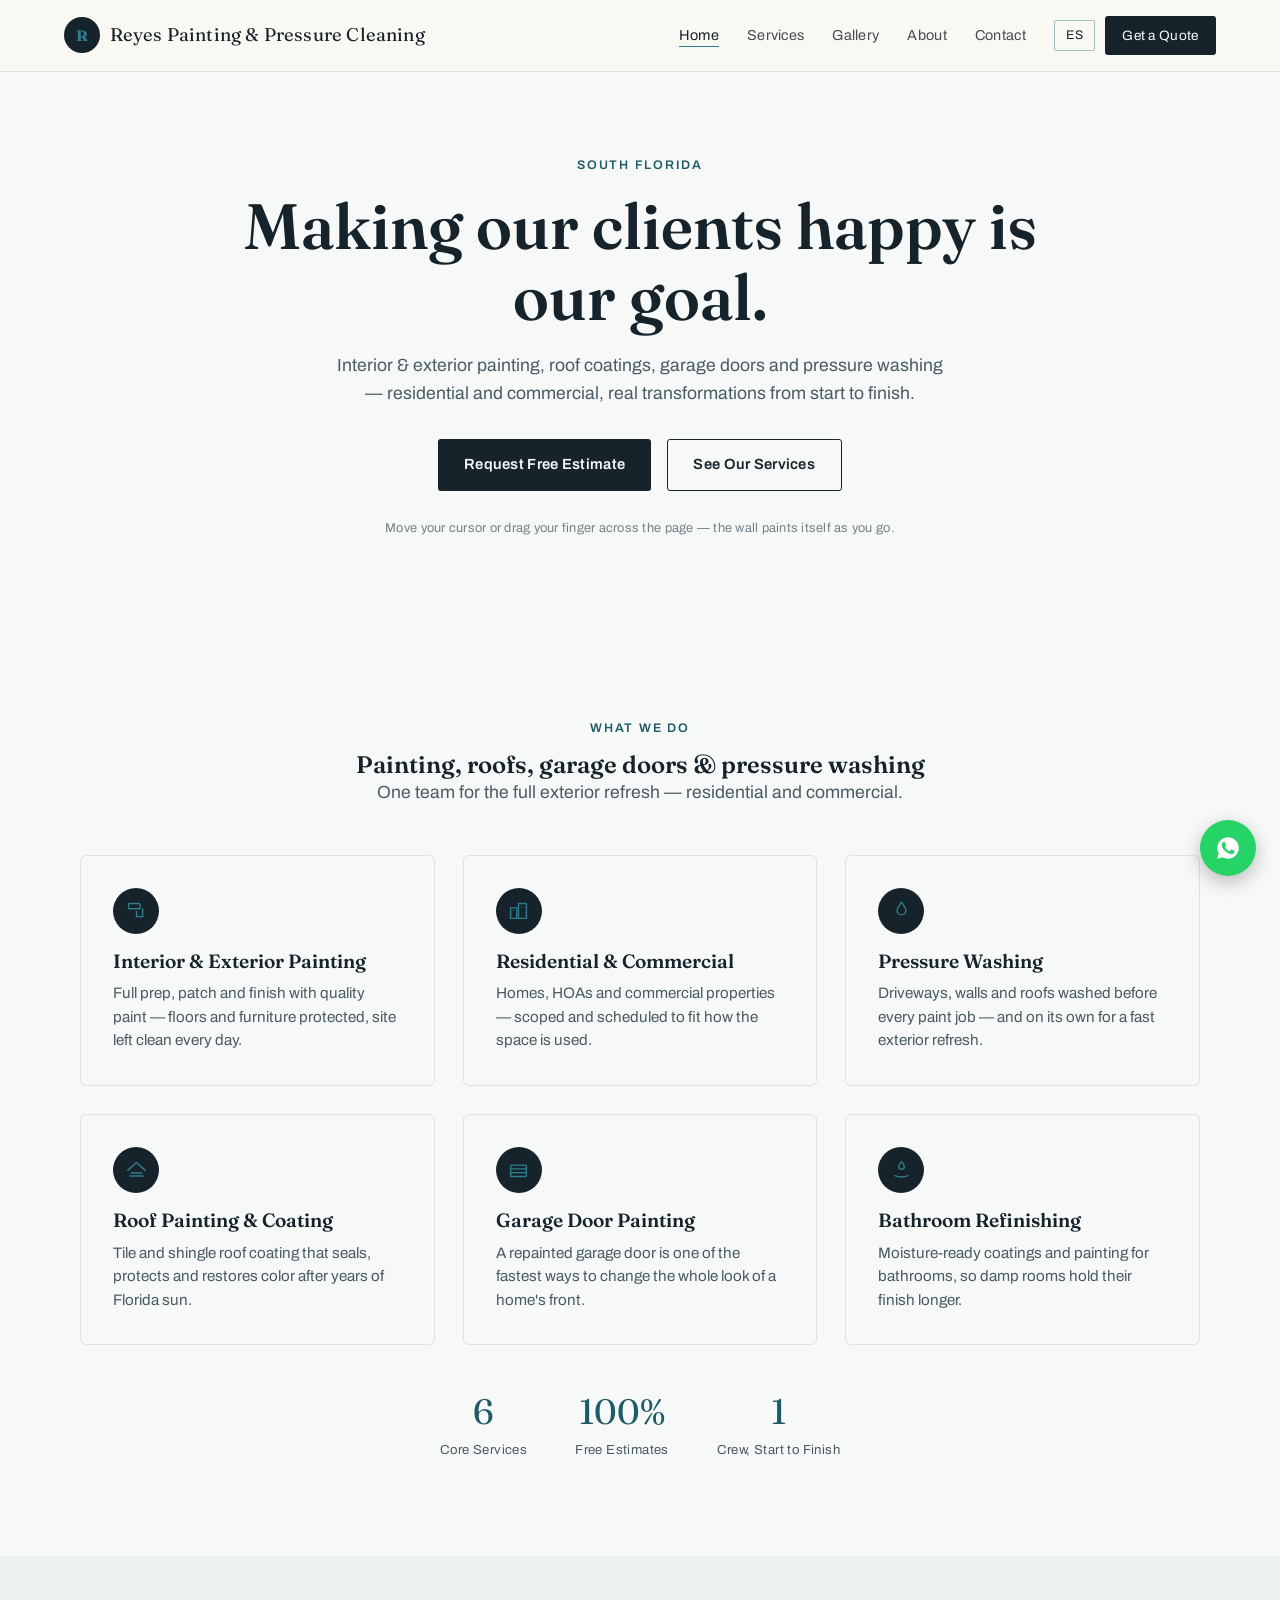
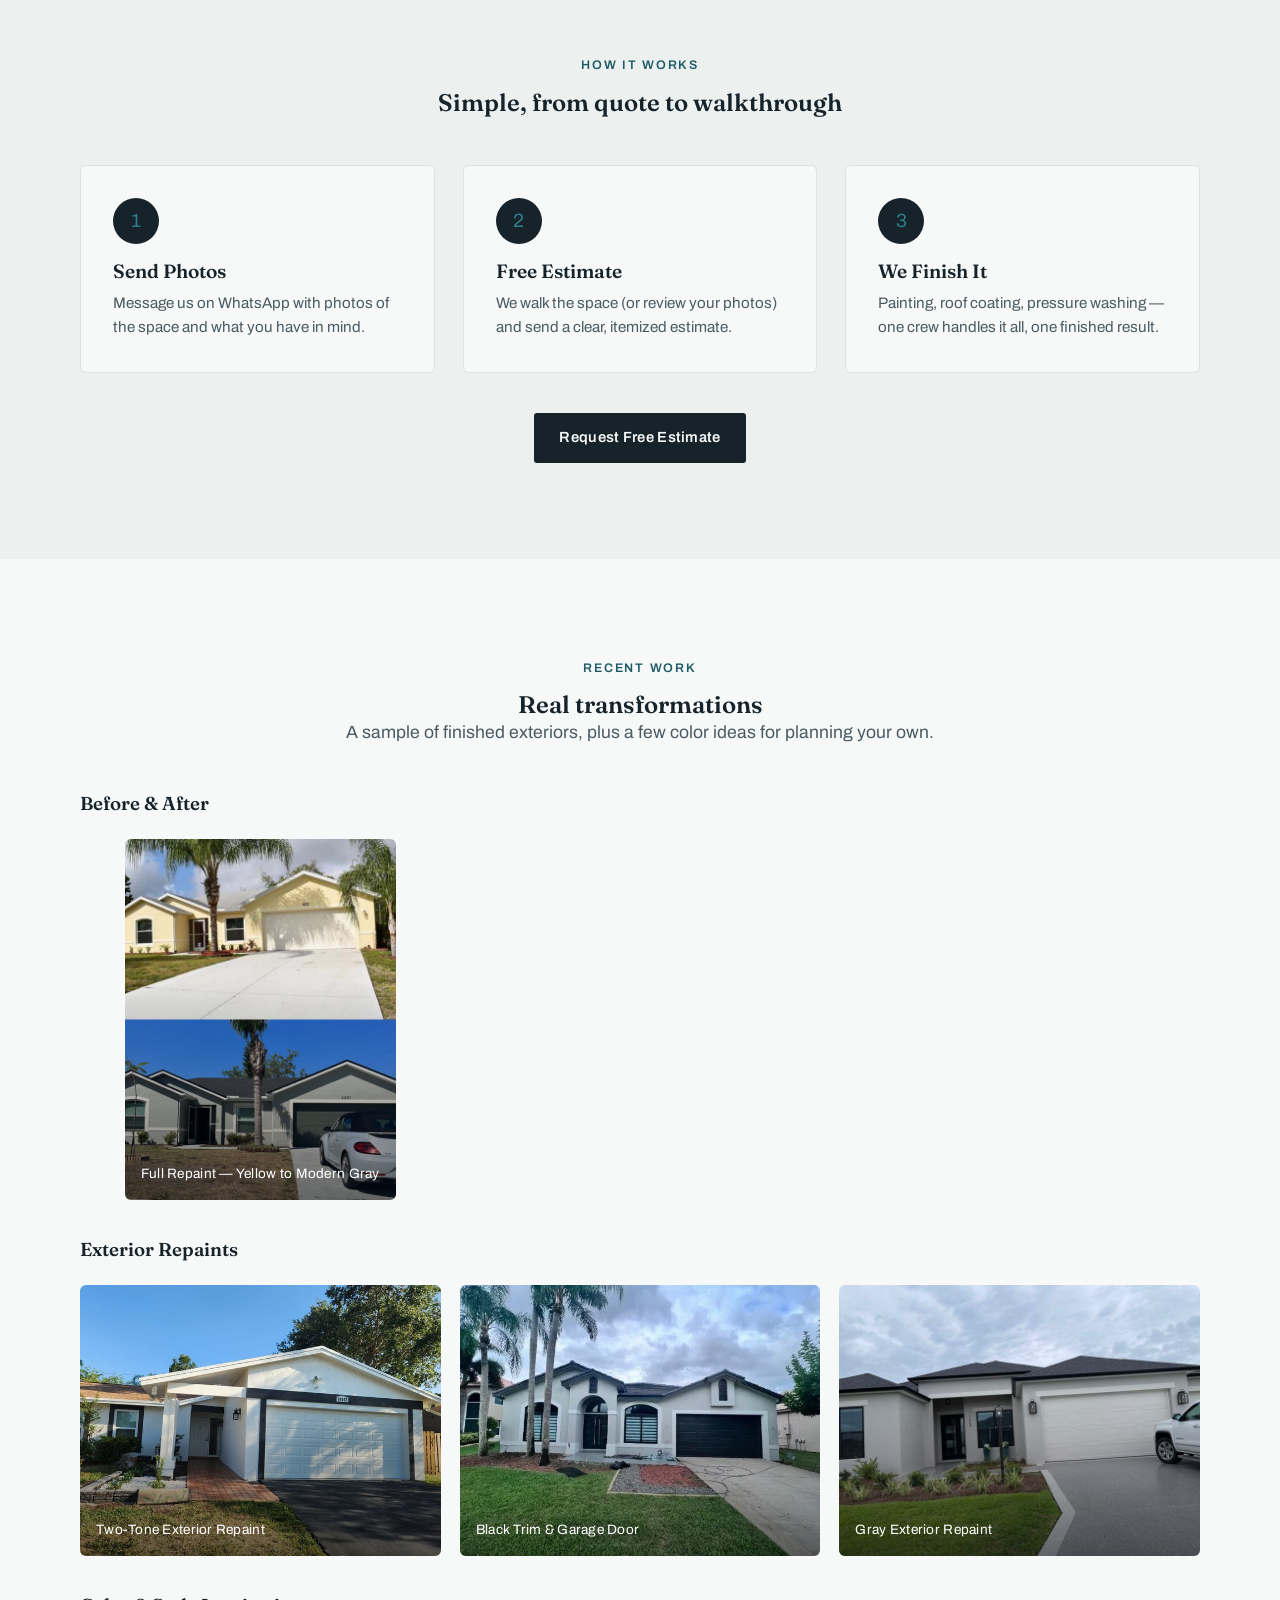
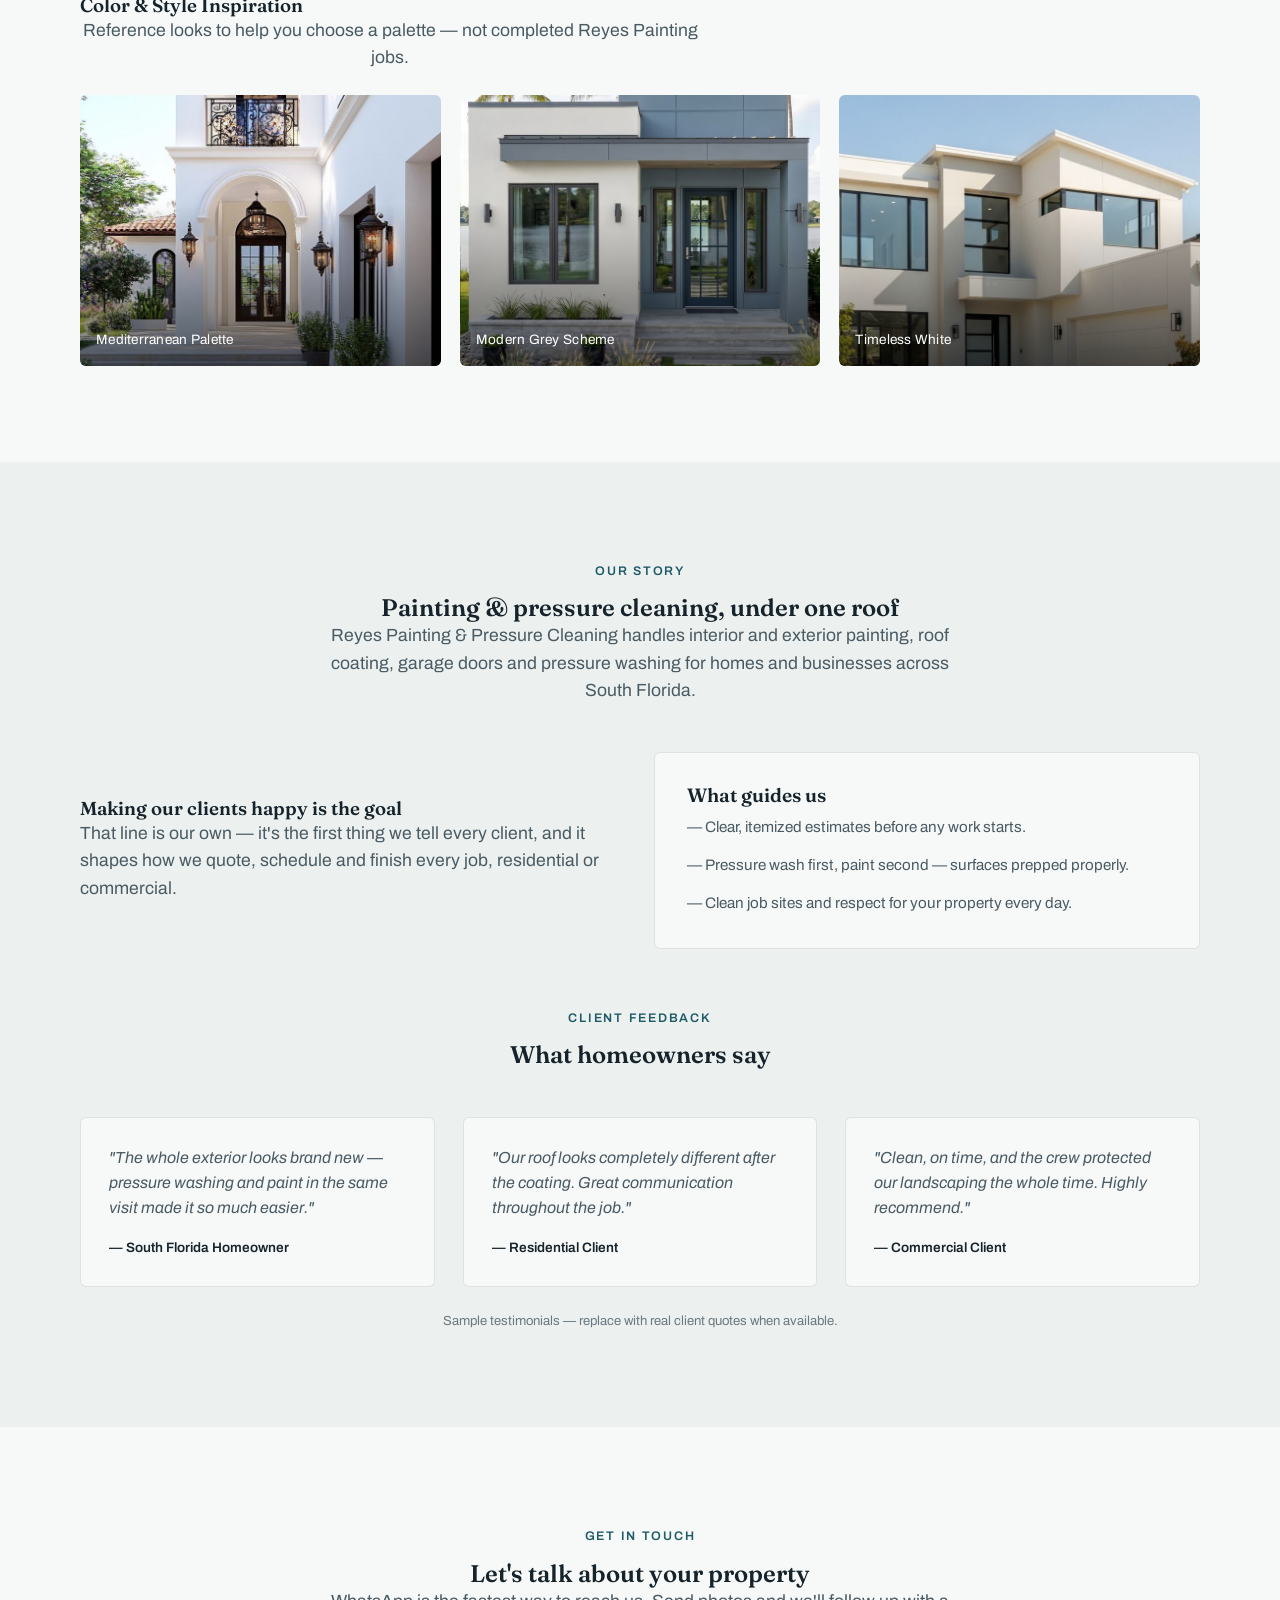
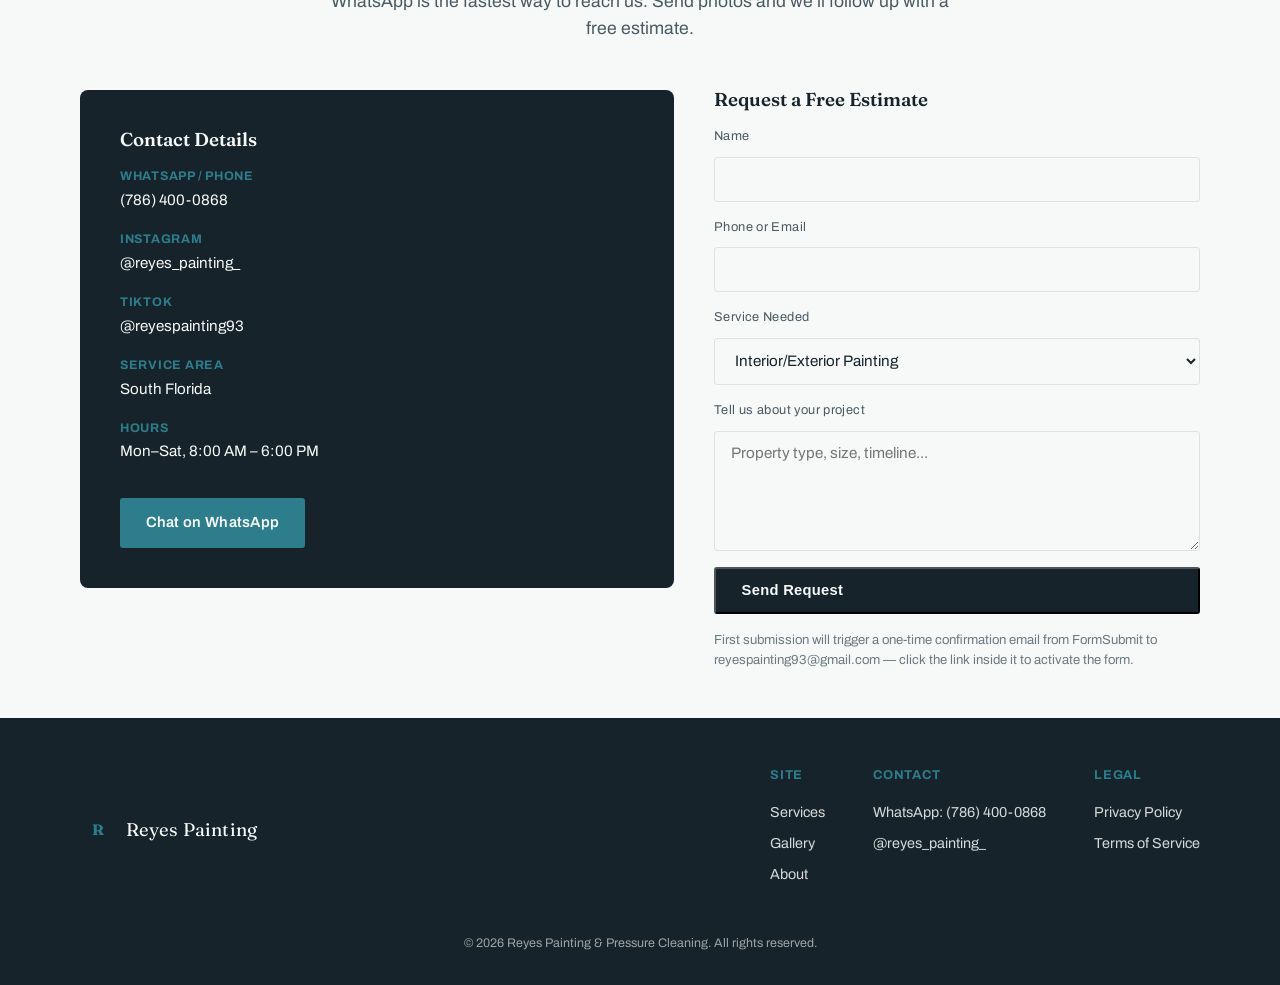
<file: index.html>
<!DOCTYPE html>
<html lang="en" data-lang="en">
<head>
<meta charset="UTF-8">
<meta name="viewport" content="width=device-width, initial-scale=1.0">
<title>Reyes Painting & Pressure Cleaning | Painting, Roof Coating & Pressure Washing — South Florida</title>
<meta name="description" content="Reyes Painting & Pressure Cleaning — interior & exterior painting, roof coating, garage doors and pressure washing, residential and commercial, in South Florida. Free estimates.">
<link rel="icon" href="data:,">
<link href="styles.css" rel="stylesheet">
</head>
<body>

<canvas id="paint-canvas"></canvas>

<nav class="nav">
  <div class="nav-inner">
    <a href="#top" class="brand">
      <span class="brand-mark">R</span>
      <span>Reyes Painting <span data-en>& Pressure Cleaning</span><span data-es>y Limpieza a Presión</span></span>
    </a>
    <button class="nav-toggle" aria-label="Menu"><span></span><span></span><span></span></button>
    <div class="nav-links">
      <a href="#top" data-nav data-en>Home</a><a href="#top" data-nav data-es>Inicio</a>
      <a href="#services" data-nav data-en>Services</a><a href="#services" data-nav data-es>Servicios</a>
      <a href="#gallery" data-nav data-en>Gallery</a><a href="#gallery" data-nav data-es>Galería</a>
      <a href="#about" data-nav data-en>About</a><a href="#about" data-nav data-es>Nosotros</a>
      <a href="#contact" data-nav data-en>Contact</a><a href="#contact" data-nav data-es>Contacto</a>
      <div class="nav-extra">
        <button class="lang-toggle">ES</button>
        <a class="nav-cta" href="https://wa.me/17864000868" target="_blank" rel="noopener"><span data-en>Get a Quote</span><span data-es>Cotizar</span></a>
      </div>
    </div>
  </div>
</nav>

<header class="hero" id="top">
  <span class="eyebrow" data-en>South Florida</span>
  <span class="eyebrow" data-es>Sur de la Florida</span>
  <h1>
    <span data-en>Making our clients happy is our goal.</span>
    <span data-es>Hacer felices a nuestros clientes es nuestro objetivo.</span>
  </h1>
  <p class="lead" style="margin-left:auto;margin-right:auto;">
    <span data-en>Interior & exterior painting, roof coatings, garage doors and pressure washing — residential and commercial, real transformations from start to finish.</span>
    <span data-es>Pintura interior y exterior, coatings de techo, puertas de garaje y limpieza a presión — residencial y comercial, transformaciones reales de principio a fin.</span>
  </p>
  <div class="hero-actions">
    <a class="btn btn-primary" href="https://wa.me/17864000868" target="_blank" rel="noopener">
      <span data-en>Request Free Estimate</span><span data-es>Cotización Gratis</span>
    </a>
    <a class="btn btn-outline" href="#services">
      <span data-en>See Our Services</span><span data-es>Ver Servicios</span>
    </a>
  </div>
  <p class="hero-hint" data-en>Move your cursor or drag your finger across the page — the wall paints itself as you go.</p>
  <p class="hero-hint" data-es>Mueve el cursor o desliza el dedo por la página — la pared se pinta a tu paso.</p>
</header>

<section id="services">
  <div class="container">
    <div class="section-head">
      <span class="eyebrow" data-en>What We Do</span><span class="eyebrow" data-es>Lo Que Hacemos</span>
      <h2 data-en>Painting, roofs, garage doors & pressure washing</h2>
      <h2 data-es>Pintura, techos, puertas de garaje y limpieza a presión</h2>
      <p class="lead" data-en>One team for the full exterior refresh — residential and commercial.</p>
      <p class="lead" data-es>Un solo equipo para el refresco exterior completo — residencial y comercial.</p>
    </div>
    <div class="grid-3">
      <div class="card">
        <div class="icon"><svg viewBox="0 0 24 24" fill="none" stroke="currentColor" stroke-width="1.6" stroke-linecap="round" stroke-linejoin="round" width="21" height="21"><rect x="3" y="4" width="13" height="6" rx="1"></rect><line x1="19" y1="10" x2="19" y2="19"></line><line x1="19" y1="19" x2="12" y2="19"></line><line x1="12" y1="19" x2="12" y2="13"></line></svg></div>
        <h3 data-en>Interior & Exterior Painting</h3><h3 data-es>Pintura Interior y Exterior</h3>
        <p data-en>Full prep, patch and finish with quality paint — floors and furniture protected, site left clean every day.</p>
        <p data-es>Preparación completa, parcheo y acabado con pintura de calidad — pisos y muebles protegidos, área limpia cada día.</p>
      </div>
      <div class="card">
        <div class="icon"><svg viewBox="0 0 24 24" fill="none" stroke="currentColor" stroke-width="1.6" stroke-linecap="round" stroke-linejoin="round" width="21" height="21"><rect x="3" y="9" width="7" height="12"></rect><rect x="12" y="4" width="9" height="17"></rect><line x1="6" y1="12" x2="6" y2="12.01"></line><line x1="16" y1="8" x2="16" y2="8.01"></line></svg></div>
        <h3 data-en>Residential & Commercial</h3><h3 data-es>Residencial y Comercial</h3>
        <p data-en>Homes, HOAs and commercial properties — scoped and scheduled to fit how the space is used.</p>
        <p data-es>Casas, HOAs y propiedades comerciales — planificado y programado según el uso del espacio.</p>
      </div>
      <div class="card">
        <div class="icon"><svg viewBox="0 0 24 24" fill="none" stroke="currentColor" stroke-width="1.6" stroke-linecap="round" stroke-linejoin="round" width="21" height="21"><path d="M12 2.5c-2.2 3.3-5 6.8-5 9.5a5 5 0 0 0 10 0c0-2.7-2.8-6.2-5-9.5z"></path></svg></div>
        <h3 data-en>Pressure Washing</h3><h3 data-es>Limpieza a Presión</h3>
        <p data-en>Driveways, walls and roofs washed before every paint job — and on its own for a fast exterior refresh.</p>
        <p data-es>Entradas, paredes y techos lavados antes de cada trabajo de pintura — y también por separado para un refresco exterior rápido.</p>
      </div>
      <div class="card">
        <div class="icon"><svg viewBox="0 0 24 24" fill="none" stroke="currentColor" stroke-width="1.6" stroke-linecap="round" stroke-linejoin="round" width="21" height="21"><path d="M2 13 12 4l10 9"></path><line x1="6" y1="16" x2="18" y2="16"></line><line x1="4.5" y1="19.5" x2="19.5" y2="19.5"></line></svg></div>
        <h3 data-en>Roof Painting & Coating</h3><h3 data-es>Pintura y Coating de Techo</h3>
        <p data-en>Tile and shingle roof coating that seals, protects and restores color after years of Florida sun.</p>
        <p data-es>Coating para techos de teja o shingle que sella, protege y devuelve el color después de años de sol de Florida.</p>
      </div>
      <div class="card">
        <div class="icon"><svg viewBox="0 0 24 24" fill="none" stroke="currentColor" stroke-width="1.6" stroke-linecap="round" stroke-linejoin="round" width="21" height="21"><rect x="3" y="7" width="18" height="13" rx="1"></rect><line x1="3" y1="11.3" x2="21" y2="11.3"></line><line x1="3" y1="15.6" x2="21" y2="15.6"></line></svg></div>
        <h3 data-en>Garage Door Painting</h3><h3 data-es>Pintura de Puertas de Garaje</h3>
        <p data-en>A repainted garage door is one of the fastest ways to change the whole look of a home's front.</p>
        <p data-es>Una puerta de garaje repintada es una de las formas más rápidas de cambiar toda la fachada de una casa.</p>
      </div>
      <div class="card">
        <div class="icon"><svg viewBox="0 0 24 24" fill="none" stroke="currentColor" stroke-width="1.6" stroke-linecap="round" stroke-linejoin="round" width="21" height="21"><path d="M12 3c-1.6 2.4-3.2 4-3.2 5.6a3.2 3.2 0 0 0 6.4 0C15.2 7 13.6 5.4 12 3z"></path><path d="M4.5 19c2 1 4.5 1.5 7.5 1.5s5.5-.5 7.5-1.5"></path></svg></div>
        <h3 data-en>Bathroom Refinishing</h3><h3 data-es>Reacabado de Baños</h3>
        <p data-en>Moisture-ready coatings and painting for bathrooms, so damp rooms hold their finish longer.</p>
        <p data-es>Coatings y pintura resistentes a la humedad para baños, para que los ambientes húmedos mantengan el acabado por más tiempo.</p>
      </div>
    </div>
    <div class="stat-row">
      <div class="stat"><div class="num">6</div><div class="label" data-en>Core Services</div><div class="label" data-es>Servicios Principales</div></div>
      <div class="stat"><div class="num">100%</div><div class="label" data-en>Free Estimates</div><div class="label" data-es>Cotizaciones Gratis</div></div>
      <div class="stat"><div class="num">1</div><div class="label" data-en>Crew, Start to Finish</div><div class="label" data-es>Equipo, de Inicio a Fin</div></div>
    </div>
  </div>
</section>

<section class="section-alt">
  <div class="container">
    <div class="section-head">
      <span class="eyebrow" data-en>How It Works</span><span class="eyebrow" data-es>Cómo Funciona</span>
      <h2 data-en>Simple, from quote to walkthrough</h2>
      <h2 data-es>Simple, de la cotización a la entrega</h2>
    </div>
    <div class="grid-3">
      <div class="card">
        <div class="icon">1</div>
        <h3 data-en>Send Photos</h3><h3 data-es>Envía Fotos</h3>
        <p data-en>Message us on WhatsApp with photos of the space and what you have in mind.</p>
        <p data-es>Escríbenos por WhatsApp con fotos del espacio y lo que tienes en mente.</p>
      </div>
      <div class="card">
        <div class="icon">2</div>
        <h3 data-en>Free Estimate</h3><h3 data-es>Cotización Gratis</h3>
        <p data-en>We walk the space (or review your photos) and send a clear, itemized estimate.</p>
        <p data-es>Visitamos el espacio (o revisamos tus fotos) y enviamos una cotización clara y detallada.</p>
      </div>
      <div class="card">
        <div class="icon">3</div>
        <h3 data-en>We Finish It</h3><h3 data-es>Lo Terminamos</h3>
        <p data-en>Painting, roof coating, pressure washing — one crew handles it all, one finished result.</p>
        <p data-es>Pintura, coating de techo, limpieza a presión — un solo equipo se encarga de todo, un solo resultado terminado.</p>
      </div>
    </div>
    <div style="text-align:center;margin-top:2.5rem;">
      <a class="btn btn-primary" href="https://wa.me/17864000868" target="_blank" rel="noopener"><span data-en>Request Free Estimate</span><span data-es>Cotización Gratis</span></a>
    </div>
  </div>
</section>

<section id="gallery">
  <div class="container">
    <div class="section-head">
      <span class="eyebrow" data-en>Recent Work</span><span class="eyebrow" data-es>Trabajos Recientes</span>
      <h2 data-en>Real transformations</h2>
      <h2 data-es>Transformaciones reales</h2>
      <p class="lead" data-en>A sample of finished exteriors, plus a few color ideas for planning your own.</p>
      <p class="lead" data-es>Una muestra de exteriores terminados, más algunas ideas de color para planear el tuyo.</p>
    </div>

    <div class="section-head" style="text-align:left;max-width:none;margin-bottom:1.5rem;">
      <h3 data-en>Before & After</h3><h3 data-es>Antes y Después</h3>
    </div>
    <div class="gallery-grid">
      <div class="gallery-item" style="background-image:url('images/before-after-yellow-to-gray.jpg');background-position:center top;grid-column:span 1;aspect-ratio:3/4;max-width:340px;margin:0 auto;"><span data-en>Full Repaint — Yellow to Modern Gray</span><span data-es>Repintado Completo — De Amarillo a Gris Moderno</span></div>
    </div>

    <div class="section-head" style="text-align:left;max-width:none;margin:2.5rem 0 1.5rem;">
      <h3 data-en>Exterior Repaints</h3><h3 data-es>Repintados Exteriores</h3>
    </div>
    <div class="gallery-grid">
      <div class="gallery-item" style="background-image:url('images/exterior-repaint-black-white.jpg');"><span data-en>Two-Tone Exterior Repaint</span><span data-es>Repintado Exterior de Dos Tonos</span></div>
      <div class="gallery-item" style="background-image:url('images/exterior-repaint-black-trim.jpg');"><span data-en>Black Trim & Garage Door</span><span data-es>Detalles Negros y Puerta de Garaje</span></div>
      <div class="gallery-item" style="background-image:url('images/exterior-repaint-gray.jpg');"><span data-en>Gray Exterior Repaint</span><span data-es>Repintado Exterior Gris</span></div>
    </div>

    <div class="section-head" style="text-align:left;max-width:none;margin:2.5rem 0 1.5rem;">
      <h3 data-en>Color & Style Inspiration</h3><h3 data-es>Inspiración de Color y Estilo</h3>
      <p class="lead" style="margin:0;" data-en>Reference looks to help you choose a palette — not completed Reyes Painting jobs.</p>
      <p class="lead" style="margin:0;" data-es>Referencias para ayudarte a elegir una paleta — no son trabajos terminados de Reyes Painting.</p>
    </div>
    <div class="gallery-grid">
      <div class="gallery-item" style="background-image:url('images/inspiration-mediterranean-palette.jpg');"><span data-en>Mediterranean Palette</span><span data-es>Paleta Mediterránea</span></div>
      <div class="gallery-item" style="background-image:url('images/inspiration-modern-grey.jpg');"><span data-en>Modern Grey Scheme</span><span data-es>Esquema Gris Moderno</span></div>
      <div class="gallery-item" style="background-image:url('images/inspiration-timeless-white.jpg');"><span data-en>Timeless White</span><span data-es>Blanco Atemporal</span></div>
    </div>
  </div>
</section>

<section id="about" class="section-alt">
  <div class="container">
    <div class="section-head">
      <span class="eyebrow" data-en>Our Story</span><span class="eyebrow" data-es>Nuestra Historia</span>
      <h2 data-en>Painting & pressure cleaning, under one roof</h2>
      <h2 data-es>Pintura y limpieza a presión, bajo un mismo techo</h2>
      <p class="lead" data-en>Reyes Painting & Pressure Cleaning handles interior and exterior painting, roof coating, garage doors and pressure washing for homes and businesses across South Florida.</p>
      <p class="lead" data-es>Reyes Painting & Pressure Cleaning se encarga de pintura interior y exterior, coating de techo, puertas de garaje y limpieza a presión para casas y negocios en el sur de la Florida.</p>
    </div>
    <div class="grid-2" style="align-items:center;margin-bottom:3.5rem;">
      <div>
        <h3 data-en>Making our clients happy is the goal</h3>
        <h3 data-es>Hacer felices a nuestros clientes es el objetivo</h3>
        <p class="lead" data-en>That line is our own — it's the first thing we tell every client, and it shapes how we quote, schedule and finish every job, residential or commercial.</p>
        <p class="lead" data-es>Esa frase es nuestra — es lo primero que le decimos a cada cliente, y define cómo cotizamos, programamos y terminamos cada trabajo, residencial o comercial.</p>
      </div>
      <div class="card">
        <h3 data-en>What guides us</h3><h3 data-es>Lo que nos guía</h3>
        <p style="margin-bottom:0.9rem;color:var(--ink-soft);" data-en>— Clear, itemized estimates before any work starts.</p>
        <p style="margin-bottom:0.9rem;color:var(--ink-soft);" data-es>— Cotizaciones claras y detalladas antes de empezar.</p>
        <p style="margin-bottom:0.9rem;color:var(--ink-soft);" data-en>— Pressure wash first, paint second — surfaces prepped properly.</p>
        <p style="margin-bottom:0.9rem;color:var(--ink-soft);" data-es>— Primero limpieza a presión, después pintura — superficies bien preparadas.</p>
        <p style="color:var(--ink-soft);" data-en>— Clean job sites and respect for your property every day.</p>
        <p style="color:var(--ink-soft);" data-es>— Áreas de trabajo limpias y respeto por tu propiedad cada día.</p>
      </div>
    </div>

    <div class="section-head">
      <span class="eyebrow" data-en>Client Feedback</span><span class="eyebrow" data-es>Opiniones de Clientes</span>
      <h2 data-en>What homeowners say</h2>
      <h2 data-es>Lo que dicen los clientes</h2>
    </div>
    <div class="grid-3">
      <div class="quote-card">
        <p data-en>"The whole exterior looks brand new — pressure washing and paint in the same visit made it so much easier."</p>
        <p data-es>"Todo el exterior quedó como nuevo — la limpieza a presión y la pintura en la misma visita lo hizo mucho más fácil."</p>
        <div class="who" data-en>— South Florida Homeowner</div>
        <div class="who" data-es>— Cliente en el Sur de la Florida</div>
      </div>
      <div class="quote-card">
        <p data-en>"Our roof looks completely different after the coating. Great communication throughout the job."</p>
        <p data-es>"Nuestro techo se ve completamente diferente después del coating. Muy buena comunicación durante todo el trabajo."</p>
        <div class="who" data-en>— Residential Client</div>
        <div class="who" data-es>— Cliente Residencial</div>
      </div>
      <div class="quote-card">
        <p data-en>"Clean, on time, and the crew protected our landscaping the whole time. Highly recommend."</p>
        <p data-es>"Limpios, puntuales, y el equipo protegió nuestro jardín todo el tiempo. Muy recomendados."</p>
        <div class="who" data-en>— Commercial Client</div>
        <div class="who" data-es>— Cliente Comercial</div>
      </div>
    </div>
    <p class="placeholder-note" data-en>Sample testimonials — replace with real client quotes when available.</p>
    <p class="placeholder-note" data-es>Testimonios de ejemplo — reemplazar con opiniones reales de clientes cuando estén disponibles.</p>
  </div>
</section>

<section id="contact" style="padding-bottom:3rem;">
  <div class="container">
    <div class="section-head">
      <span class="eyebrow" data-en>Get In Touch</span><span class="eyebrow" data-es>Contáctanos</span>
      <h2 data-en>Let's talk about your property</h2>
      <h2 data-es>Hablemos de tu propiedad</h2>
      <p class="lead" data-en>WhatsApp is the fastest way to reach us. Send photos and we'll follow up with a free estimate.</p>
      <p class="lead" data-es>WhatsApp es la forma más rápida de contactarnos. Envía fotos y te respondemos con una cotización gratis.</p>
    </div>
    <div class="contact-wrap">
      <div>
        <div class="contact-info-card">
          <h3 data-en>Contact Details</h3><h3 data-es>Datos de Contacto</h3>
          <div class="contact-line">
            <div>
              <b data-en>WhatsApp / Phone</b><b data-es>WhatsApp / Teléfono</b>
              <a href="https://wa.me/17864000868" target="_blank" rel="noopener">(786) 400-0868</a>
            </div>
          </div>
          <div class="contact-line">
            <div>
              <b>Instagram</b>
              <a href="https://www.instagram.com/reyes_painting_/" target="_blank" rel="noopener">@reyes_painting_</a>
            </div>
          </div>
          <div class="contact-line">
            <div>
              <b>TikTok</b>
              <a href="https://www.tiktok.com/@reyespainting93" target="_blank" rel="noopener">@reyespainting93</a>
            </div>
          </div>
          <div class="contact-line">
            <div>
              <b data-en>Service Area</b><b data-es>Área de Servicio</b>
              <span data-en>South Florida</span>
              <span data-es>Sur de la Florida</span>
            </div>
          </div>
          <div class="contact-line">
            <div>
              <b data-en>Hours</b><b data-es>Horario</b>
              <span data-en>Mon–Sat, 8:00 AM – 6:00 PM</span>
              <span data-es>Lun–Sáb, 8:00 AM – 6:00 PM</span>
            </div>
          </div>
          <a class="btn btn-primary" style="margin-top:1rem;background:var(--teal);" href="https://wa.me/17864000868" target="_blank" rel="noopener">
            <span data-en>Chat on WhatsApp</span><span data-es>Chatear por WhatsApp</span>
          </a>
        </div>
      </div>

      <div>
        <h3 style="margin-bottom:1rem;" data-en>Request a Free Estimate</h3>
        <h3 style="margin-bottom:1rem;" data-es>Solicita tu Cotización Gratis</h3>
        <form class="quote-form" action="https://formsubmit.co/reyespainting93@gmail.com" method="POST">
          <input type="hidden" name="_subject" value="New estimate request — Reyes Painting website">
          <input type="hidden" name="_template" value="table">
          <input type="hidden" name="_captcha" value="false">
          <label data-en>Name</label><label data-es>Nombre</label>
          <input type="text" name="name" required>

          <label data-en>Phone or Email</label><label data-es>Teléfono o Correo</label>
          <input type="text" name="contact" required>

          <label data-en>Service Needed</label><label data-es>Servicio Necesitado</label>
          <select name="service" class="i18n-select">
            <option value="Painting" data-i18n-en="Interior/Exterior Painting" data-i18n-es="Pintura Interior/Exterior">Interior/Exterior Painting</option>
            <option value="Pressure Washing" data-i18n-en="Pressure Washing" data-i18n-es="Limpieza a Presión">Pressure Washing</option>
            <option value="Roof Coating" data-i18n-en="Roof Painting & Coating" data-i18n-es="Pintura y Coating de Techo">Roof Painting & Coating</option>
            <option value="Garage Door" data-i18n-en="Garage Door Painting" data-i18n-es="Pintura de Puerta de Garaje">Garage Door Painting</option>
            <option value="Bathroom" data-i18n-en="Bathroom Refinishing" data-i18n-es="Reacabado de Baños">Bathroom Refinishing</option>
            <option value="Not Sure Yet" data-i18n-en="Not Sure Yet" data-i18n-es="Aún No Sé">Not Sure Yet</option>
          </select>

          <label data-en>Tell us about your project</label><label data-es>Cuéntanos sobre tu proyecto</label>
          <textarea name="message" class="i18n-placeholder" data-i18n-en="Property type, size, timeline..." data-i18n-es="Tipo de propiedad, tamaño, fecha estimada..." placeholder="Property type, size, timeline..."></textarea>

          <button class="btn btn-primary" type="submit"><span data-en>Send Request</span><span data-es>Enviar Solicitud</span></button>
        </form>
        <p class="placeholder-note" style="text-align:left;margin-top:1rem;" data-en>First submission will trigger a one-time confirmation email from FormSubmit to reyespainting93@gmail.com — click the link inside it to activate the form.</p>
        <p class="placeholder-note" style="text-align:left;margin-top:1rem;" data-es>El primer envío disparará un correo de confirmación único de FormSubmit a reyespainting93@gmail.com — hay que abrir ese enlace para activar el formulario.</p>
      </div>
    </div>
  </div>
</section>

<footer>
  <div class="footer-inner">
    <a href="#top" class="brand"><span class="brand-mark">R</span><span>Reyes Painting</span></a>
    <div class="cols">
      <div class="col">
        <h4 data-en>Site</h4><h4 data-es>Sitio</h4>
        <a href="#services" data-en>Services</a><a href="#services" data-es>Servicios</a>
        <a href="#gallery" data-en>Gallery</a><a href="#gallery" data-es>Galería</a>
        <a href="#about" data-en>About</a><a href="#about" data-es>Nosotros</a>
      </div>
      <div class="col">
        <h4 data-en>Contact</h4><h4 data-es>Contacto</h4>
        <a href="https://wa.me/17864000868" target="_blank" rel="noopener">WhatsApp: (786) 400-0868</a>
        <a href="https://www.instagram.com/reyes_painting_/" target="_blank" rel="noopener">@reyes_painting_</a>
      </div>
      <div class="col">
        <h4 data-en>Legal</h4><h4 data-es>Legal</h4>
        <a href="privacy.html" data-en>Privacy Policy</a><a href="privacy.html" data-es>Política de Privacidad</a>
        <a href="terms.html" data-en>Terms of Service</a><a href="terms.html" data-es>Términos de Servicio</a>
      </div>
    </div>
  </div>
  <p class="footer-bottom">© 2026 Reyes Painting & Pressure Cleaning. <span data-en>All rights reserved.</span><span data-es>Todos los derechos reservados.</span></p>
</footer>

<a class="wa-float" href="https://wa.me/17864000868" target="_blank" rel="noopener" aria-label="WhatsApp">
  <svg viewBox="0 0 24 24" fill="currentColor" width="26" height="26"><path d="M12.04 2C6.58 2 2.13 6.45 2.13 11.91c0 1.75.46 3.45 1.32 4.95L2 22l5.25-1.38a9.9 9.9 0 0 0 4.79 1.22h.01c5.46 0 9.91-4.45 9.91-9.91C21.96 6.45 17.5 2 12.04 2zm5.8 14.13c-.24.68-1.4 1.32-1.93 1.4-.5.08-1.13.11-1.83-.11-.42-.14-.96-.32-1.66-.62-2.93-1.26-4.84-4.22-4.98-4.42-.14-.2-1.19-1.58-1.19-3.02 0-1.44.75-2.14 1.02-2.44.27-.29.58-.36.78-.36.19 0 .39 0 .56.01.18.01.42-.07.66.5.24.58.82 2 .89 2.15.07.15.12.32.02.52-.1.2-.15.32-.29.49-.15.17-.31.38-.44.51-.15.15-.3.31-.13.6.17.29.75 1.24 1.62 2.01 1.11 1 2.05 1.31 2.34 1.46.29.15.46.13.63-.08.17-.2.71-.83.9-1.11.19-.29.38-.24.63-.14.26.1 1.65.78 1.93.92.29.15.48.22.55.34.07.13.07.75-.17 1.43z"></path></svg>
</a>

<script src="paint-reveal.js"></script>
<script src="site.js"></script>
</body>
</html>
</file>
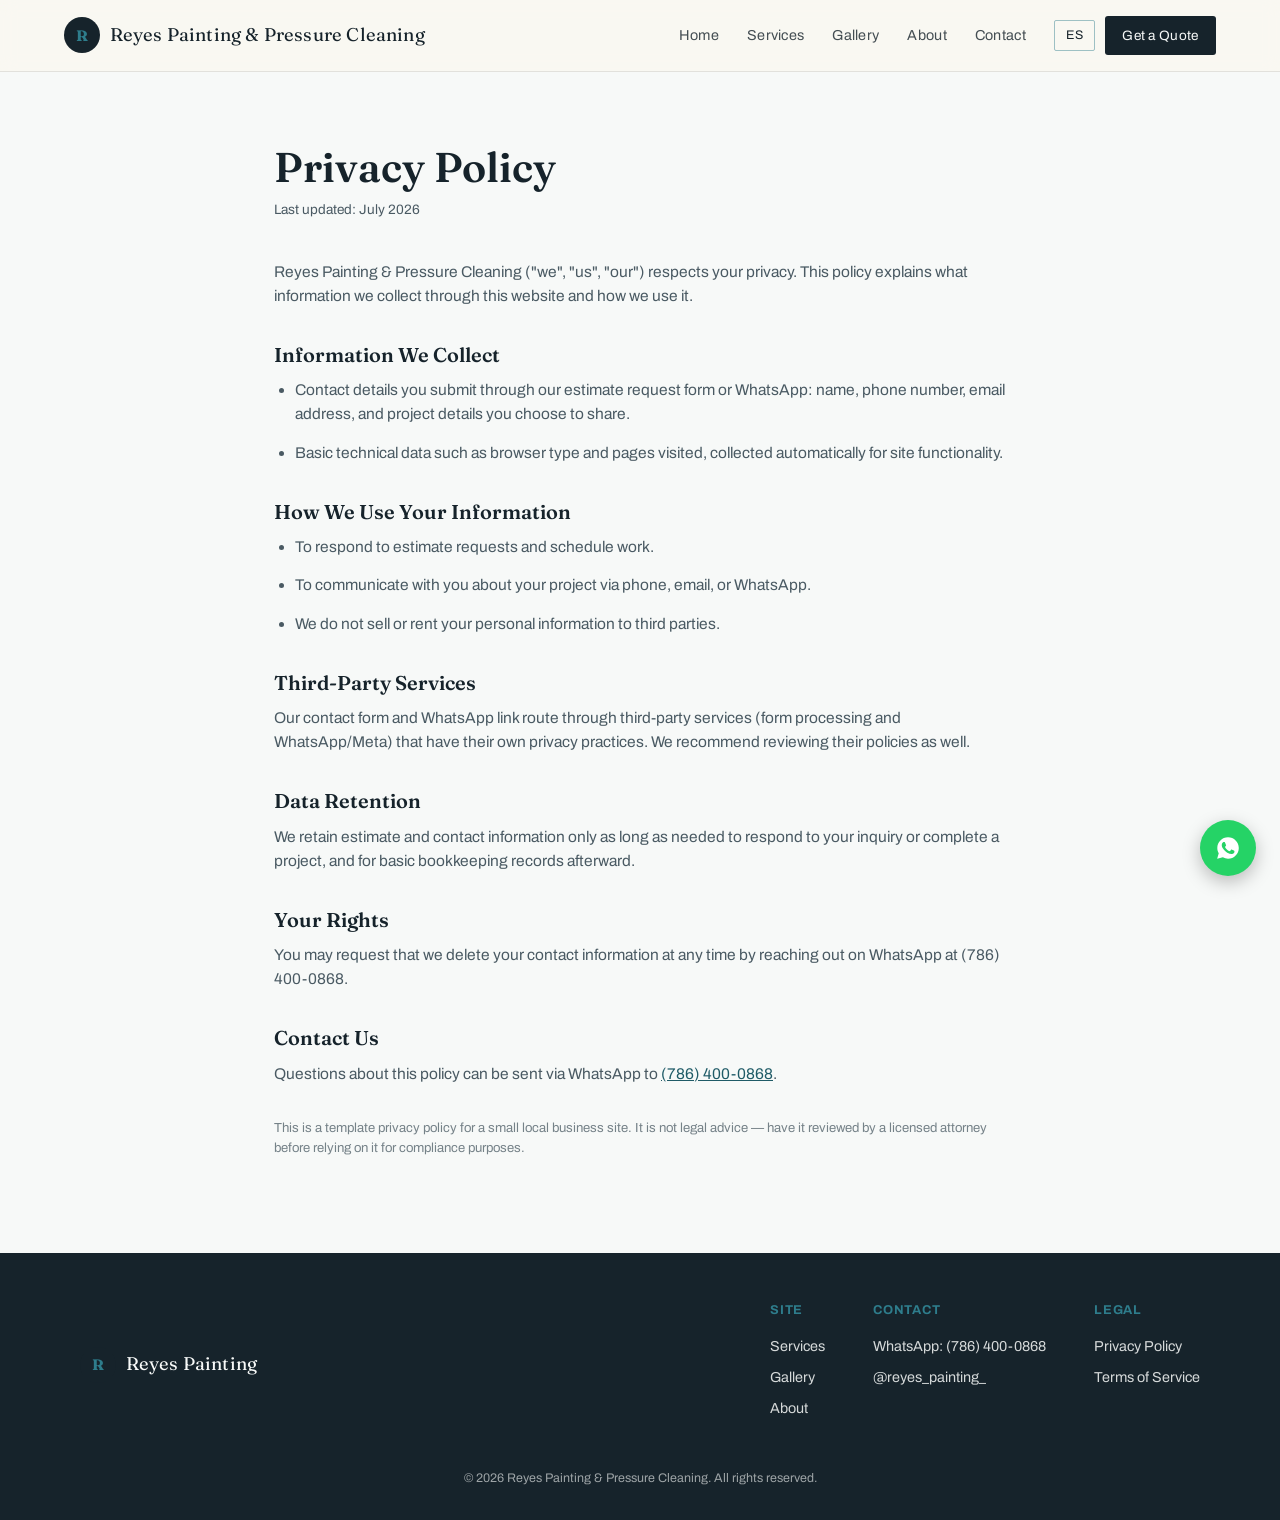
<file: privacy.html>
<!DOCTYPE html>
<html lang="en" data-lang="en">
<head>
<meta charset="UTF-8">
<meta name="viewport" content="width=device-width, initial-scale=1.0">
<title>Privacy Policy | Reyes Painting & Pressure Cleaning</title>
<meta name="description" content="Privacy Policy for Reyes Painting & Pressure Cleaning.">
<meta name="robots" content="noindex">
<link rel="icon" href="data:,">
<link href="styles.css" rel="stylesheet">
<style>
  .legal { max-width: 780px; margin: 0 auto; padding: 9rem 1.5rem 5rem; position: relative; z-index: 1; }
  .legal h1 { font-size: clamp(1.9rem, 4vw, 2.6rem); margin-bottom: 0.5rem; }
  .legal .updated { color: var(--ink-soft); font-size: 0.85rem; margin-bottom: 2.5rem; }
  .legal h2 { font-size: 1.25rem; margin: 2.25rem 0 0.75rem; }
  .legal p, .legal li { color: var(--ink-soft); font-size: 0.97rem; margin-bottom: 0.9rem; }
  .legal ul { padding-left: 1.3rem; }
  .legal a.inline { color: var(--teal-deep); text-decoration: underline; }
</style>
</head>
<body>

<canvas id="paint-canvas"></canvas>

<nav class="nav">
  <div class="nav-inner">
    <a href="index.html" class="brand">
      <span class="brand-mark">R</span>
      <span>Reyes Painting <span data-en>& Pressure Cleaning</span><span data-es>y Limpieza a Presión</span></span>
    </a>
    <button class="nav-toggle" aria-label="Menu"><span></span><span></span><span></span></button>
    <div class="nav-links">
      <a href="index.html#top" data-en>Home</a><a href="index.html#top" data-es>Inicio</a>
      <a href="index.html#services" data-en>Services</a><a href="index.html#services" data-es>Servicios</a>
      <a href="index.html#gallery" data-en>Gallery</a><a href="index.html#gallery" data-es>Galería</a>
      <a href="index.html#about" data-en>About</a><a href="index.html#about" data-es>Nosotros</a>
      <a href="index.html#contact" data-en>Contact</a><a href="index.html#contact" data-es>Contacto</a>
      <div class="nav-extra">
        <button class="lang-toggle">ES</button>
        <a class="nav-cta" href="https://wa.me/17864000868" target="_blank" rel="noopener"><span data-en>Get a Quote</span><span data-es>Cotizar</span></a>
      </div>
    </div>
  </div>
</nav>

<main class="legal">
  <div data-en>
    <h1>Privacy Policy</h1>
    <p class="updated">Last updated: July 2026</p>

    <p>Reyes Painting & Pressure Cleaning ("we", "us", "our") respects your privacy. This policy explains what information we collect through this website and how we use it.</p>

    <h2>Information We Collect</h2>
    <ul>
      <li>Contact details you submit through our estimate request form or WhatsApp: name, phone number, email address, and project details you choose to share.</li>
      <li>Basic technical data such as browser type and pages visited, collected automatically for site functionality.</li>
    </ul>

    <h2>How We Use Your Information</h2>
    <ul>
      <li>To respond to estimate requests and schedule work.</li>
      <li>To communicate with you about your project via phone, email, or WhatsApp.</li>
      <li>We do not sell or rent your personal information to third parties.</li>
    </ul>

    <h2>Third-Party Services</h2>
    <p>Our contact form and WhatsApp link route through third-party services (form processing and WhatsApp/Meta) that have their own privacy practices. We recommend reviewing their policies as well.</p>

    <h2>Data Retention</h2>
    <p>We retain estimate and contact information only as long as needed to respond to your inquiry or complete a project, and for basic bookkeeping records afterward.</p>

    <h2>Your Rights</h2>
    <p>You may request that we delete your contact information at any time by reaching out on WhatsApp at (786) 400-0868.</p>

    <h2>Contact Us</h2>
    <p>Questions about this policy can be sent via WhatsApp to <a class="inline" href="https://wa.me/17864000868" target="_blank" rel="noopener">(786) 400-0868</a>.</p>

    <p style="margin-top:2rem;font-size:0.82rem;opacity:0.75;">This is a template privacy policy for a small local business site. It is not legal advice — have it reviewed by a licensed attorney before relying on it for compliance purposes.</p>
  </div>

  <div data-es>
    <h1>Política de Privacidad</h1>
    <p class="updated">Última actualización: julio 2026</p>

    <p>Reyes Painting & Pressure Cleaning ("nosotros") respeta tu privacidad. Esta política explica qué información recopilamos a través de este sitio web y cómo la usamos.</p>

    <h2>Información Que Recopilamos</h2>
    <ul>
      <li>Datos de contacto que envías a través de nuestro formulario de cotización o WhatsApp: nombre, teléfono, correo electrónico y detalles del proyecto que decidas compartir.</li>
      <li>Datos técnicos básicos como tipo de navegador y páginas visitadas, recopilados automáticamente para el funcionamiento del sitio.</li>
    </ul>

    <h2>Cómo Usamos Tu Información</h2>
    <ul>
      <li>Para responder solicitudes de cotización y coordinar trabajos.</li>
      <li>Para comunicarnos contigo sobre tu proyecto por teléfono, correo o WhatsApp.</li>
      <li>No vendemos ni alquilamos tu información personal a terceros.</li>
    </ul>

    <h2>Servicios de Terceros</h2>
    <p>Nuestro formulario de contacto y el enlace de WhatsApp pasan por servicios de terceros (procesamiento de formularios y WhatsApp/Meta) que tienen sus propias políticas de privacidad. Te recomendamos revisarlas también.</p>

    <h2>Retención de Datos</h2>
    <p>Conservamos tu información de contacto y cotización solo el tiempo necesario para responder tu consulta o completar un proyecto, y para registros contables básicos después.</p>

    <h2>Tus Derechos</h2>
    <p>Puedes solicitar que eliminemos tu información de contacto en cualquier momento escribiéndonos por WhatsApp al (786) 400-0868.</p>

    <h2>Contáctanos</h2>
    <p>Preguntas sobre esta política pueden enviarse por WhatsApp al <a class="inline" href="https://wa.me/17864000868" target="_blank" rel="noopener">(786) 400-0868</a>.</p>

    <p style="margin-top:2rem;font-size:0.82rem;opacity:0.75;">Esta es una política de privacidad modelo para el sitio de un negocio local. No constituye asesoría legal — hazla revisar por un abogado con licencia antes de basarte en ella para fines de cumplimiento.</p>
  </div>
</main>

<footer>
  <div class="footer-inner">
    <a href="index.html" class="brand"><span class="brand-mark">R</span><span>Reyes Painting</span></a>
    <div class="cols">
      <div class="col">
        <h4 data-en>Site</h4><h4 data-es>Sitio</h4>
        <a href="index.html#services" data-en>Services</a><a href="index.html#services" data-es>Servicios</a>
        <a href="index.html#gallery" data-en>Gallery</a><a href="index.html#gallery" data-es>Galería</a>
        <a href="index.html#about" data-en>About</a><a href="index.html#about" data-es>Nosotros</a>
      </div>
      <div class="col">
        <h4 data-en>Contact</h4><h4 data-es>Contacto</h4>
        <a href="https://wa.me/17864000868" target="_blank" rel="noopener">WhatsApp: (786) 400-0868</a>
        <a href="https://www.instagram.com/reyes_painting_/" target="_blank" rel="noopener">@reyes_painting_</a>
      </div>
      <div class="col">
        <h4 data-en>Legal</h4><h4 data-es>Legal</h4>
        <a href="privacy.html" data-en>Privacy Policy</a><a href="privacy.html" data-es>Política de Privacidad</a>
        <a href="terms.html" data-en>Terms of Service</a><a href="terms.html" data-es>Términos de Servicio</a>
      </div>
    </div>
  </div>
  <p class="footer-bottom">© 2026 Reyes Painting & Pressure Cleaning. <span data-en>All rights reserved.</span><span data-es>Todos los derechos reservados.</span></p>
</footer>

<a class="wa-float" href="https://wa.me/17864000868" target="_blank" rel="noopener" aria-label="WhatsApp">
  <svg viewBox="0 0 24 24" fill="currentColor" width="26" height="26"><path d="M12.04 2C6.58 2 2.13 6.45 2.13 11.91c0 1.75.46 3.45 1.32 4.95L2 22l5.25-1.38a9.9 9.9 0 0 0 4.79 1.22h.01c5.46 0 9.91-4.45 9.91-9.91C21.96 6.45 17.5 2 12.04 2zm5.8 14.13c-.24.68-1.4 1.32-1.93 1.4-.5.08-1.13.11-1.83-.11-.42-.14-.96-.32-1.66-.62-2.93-1.26-4.84-4.22-4.98-4.42-.14-.2-1.19-1.58-1.19-3.02 0-1.44.75-2.14 1.02-2.44.27-.29.58-.36.78-.36.19 0 .39 0 .56.01.18.01.42-.07.66.5.24.58.82 2 .89 2.15.07.15.12.32.02.52-.1.2-.15.32-.29.49-.15.17-.31.38-.44.51-.15.15-.3.31-.13.6.17.29.75 1.24 1.62 2.01 1.11 1 2.05 1.31 2.34 1.46.29.15.46.13.63-.08.17-.2.71-.83.9-1.11.19-.29.38-.24.63-.14.26.1 1.65.78 1.93.92.29.15.48.22.55.34.07.13.07.75-.17 1.43z"></path></svg>
</a>

<script src="paint-reveal.js"></script>
<script src="site.js"></script>
</body>
</html>
</file>
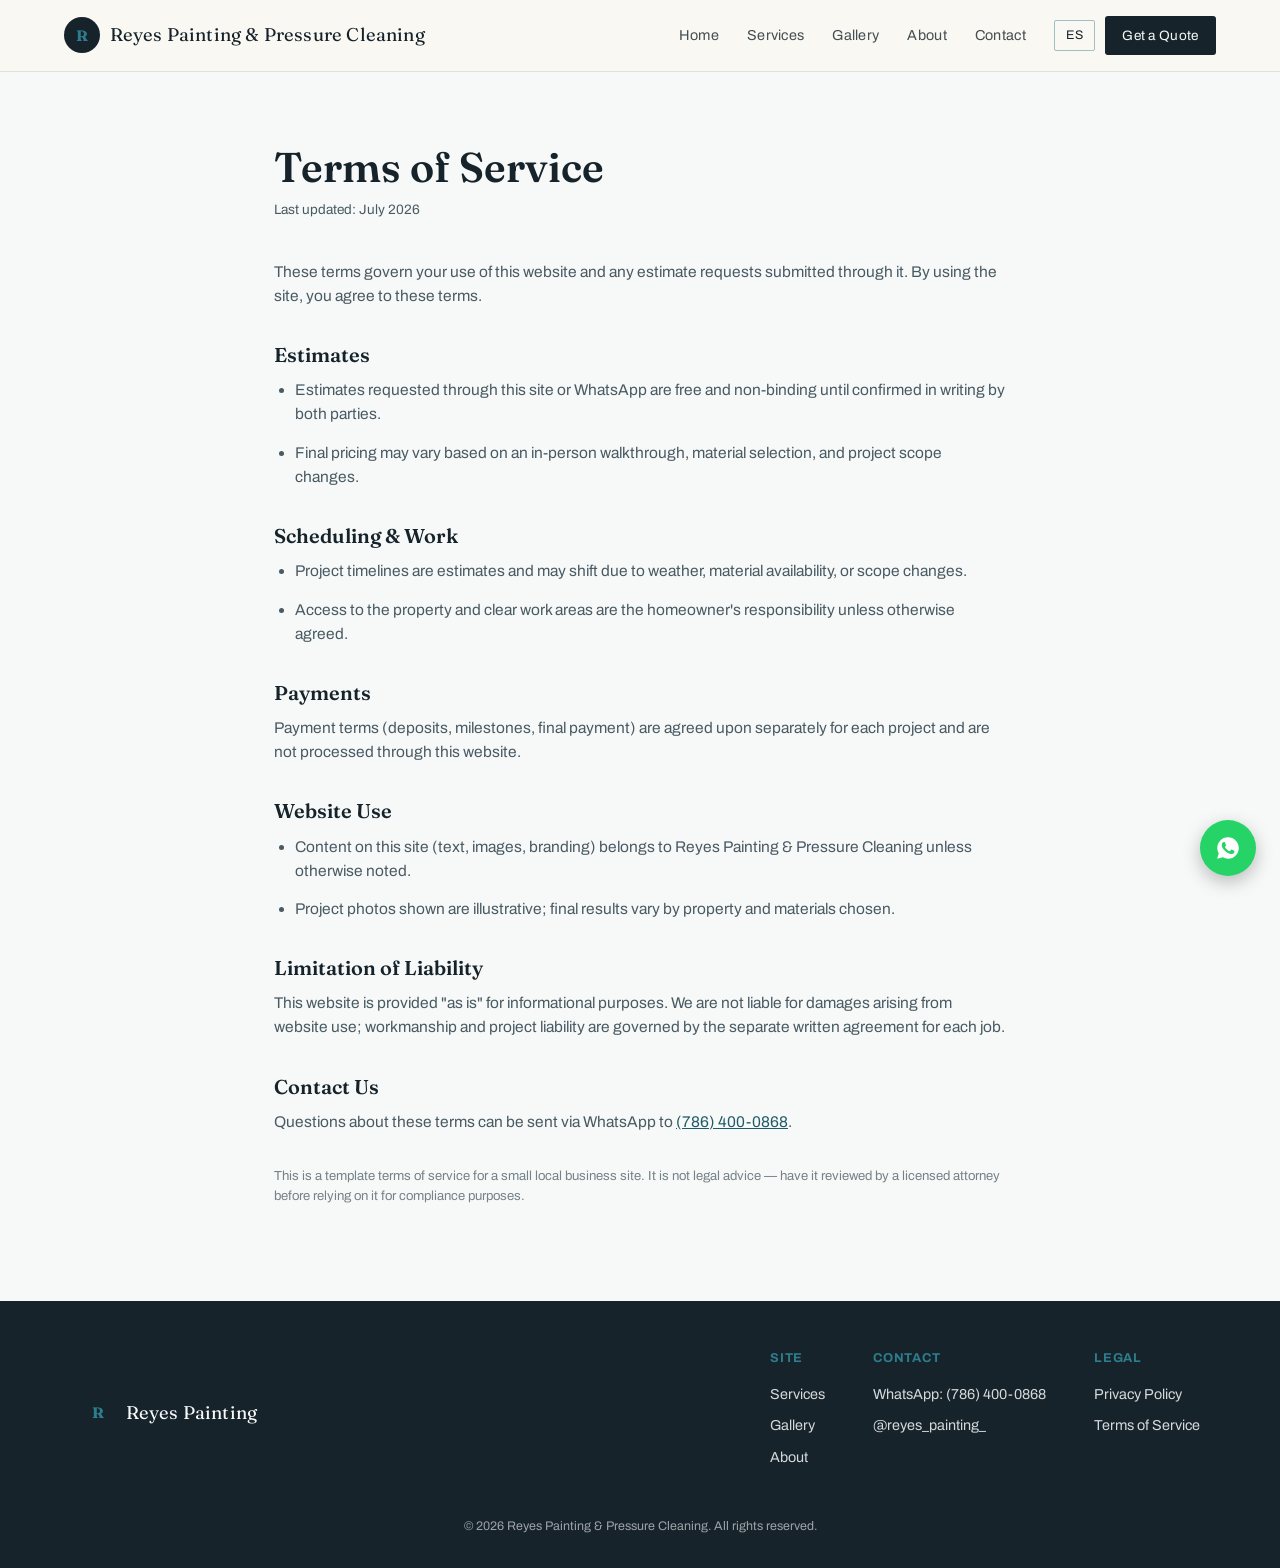
<file: terms.html>
<!DOCTYPE html>
<html lang="en" data-lang="en">
<head>
<meta charset="UTF-8">
<meta name="viewport" content="width=device-width, initial-scale=1.0">
<title>Terms of Service | Reyes Painting & Pressure Cleaning</title>
<meta name="description" content="Terms of Service for Reyes Painting & Pressure Cleaning.">
<meta name="robots" content="noindex">
<link rel="icon" href="data:,">
<link href="styles.css" rel="stylesheet">
<style>
  .legal { max-width: 780px; margin: 0 auto; padding: 9rem 1.5rem 5rem; position: relative; z-index: 1; }
  .legal h1 { font-size: clamp(1.9rem, 4vw, 2.6rem); margin-bottom: 0.5rem; }
  .legal .updated { color: var(--ink-soft); font-size: 0.85rem; margin-bottom: 2.5rem; }
  .legal h2 { font-size: 1.25rem; margin: 2.25rem 0 0.75rem; }
  .legal p, .legal li { color: var(--ink-soft); font-size: 0.97rem; margin-bottom: 0.9rem; }
  .legal ul { padding-left: 1.3rem; }
  .legal a.inline { color: var(--teal-deep); text-decoration: underline; }
</style>
</head>
<body>

<canvas id="paint-canvas"></canvas>

<nav class="nav">
  <div class="nav-inner">
    <a href="index.html" class="brand">
      <span class="brand-mark">R</span>
      <span>Reyes Painting <span data-en>& Pressure Cleaning</span><span data-es>y Limpieza a Presión</span></span>
    </a>
    <button class="nav-toggle" aria-label="Menu"><span></span><span></span><span></span></button>
    <div class="nav-links">
      <a href="index.html#top" data-en>Home</a><a href="index.html#top" data-es>Inicio</a>
      <a href="index.html#services" data-en>Services</a><a href="index.html#services" data-es>Servicios</a>
      <a href="index.html#gallery" data-en>Gallery</a><a href="index.html#gallery" data-es>Galería</a>
      <a href="index.html#about" data-en>About</a><a href="index.html#about" data-es>Nosotros</a>
      <a href="index.html#contact" data-en>Contact</a><a href="index.html#contact" data-es>Contacto</a>
      <div class="nav-extra">
        <button class="lang-toggle">ES</button>
        <a class="nav-cta" href="https://wa.me/17864000868" target="_blank" rel="noopener"><span data-en>Get a Quote</span><span data-es>Cotizar</span></a>
      </div>
    </div>
  </div>
</nav>

<main class="legal">
  <div data-en>
    <h1>Terms of Service</h1>
    <p class="updated">Last updated: July 2026</p>

    <p>These terms govern your use of this website and any estimate requests submitted through it. By using the site, you agree to these terms.</p>

    <h2>Estimates</h2>
    <ul>
      <li>Estimates requested through this site or WhatsApp are free and non-binding until confirmed in writing by both parties.</li>
      <li>Final pricing may vary based on an in-person walkthrough, material selection, and project scope changes.</li>
    </ul>

    <h2>Scheduling & Work</h2>
    <ul>
      <li>Project timelines are estimates and may shift due to weather, material availability, or scope changes.</li>
      <li>Access to the property and clear work areas are the homeowner's responsibility unless otherwise agreed.</li>
    </ul>

    <h2>Payments</h2>
    <p>Payment terms (deposits, milestones, final payment) are agreed upon separately for each project and are not processed through this website.</p>

    <h2>Website Use</h2>
    <ul>
      <li>Content on this site (text, images, branding) belongs to Reyes Painting & Pressure Cleaning unless otherwise noted.</li>
      <li>Project photos shown are illustrative; final results vary by property and materials chosen.</li>
    </ul>

    <h2>Limitation of Liability</h2>
    <p>This website is provided "as is" for informational purposes. We are not liable for damages arising from website use; workmanship and project liability are governed by the separate written agreement for each job.</p>

    <h2>Contact Us</h2>
    <p>Questions about these terms can be sent via WhatsApp to <a class="inline" href="https://wa.me/17864000868" target="_blank" rel="noopener">(786) 400-0868</a>.</p>

    <p style="margin-top:2rem;font-size:0.82rem;opacity:0.75;">This is a template terms of service for a small local business site. It is not legal advice — have it reviewed by a licensed attorney before relying on it for compliance purposes.</p>
  </div>

  <div data-es>
    <h1>Términos de Servicio</h1>
    <p class="updated">Última actualización: julio 2026</p>

    <p>Estos términos rigen el uso de este sitio web y cualquier solicitud de cotización enviada a través de él. Al usar el sitio, aceptas estos términos.</p>

    <h2>Cotizaciones</h2>
    <ul>
      <li>Las cotizaciones solicitadas por este sitio o WhatsApp son gratuitas y no vinculantes hasta que ambas partes las confirmen por escrito.</li>
      <li>El precio final puede variar según una visita en persona, la selección de materiales y cambios en el alcance del proyecto.</li>
    </ul>

    <h2>Programación y Trabajo</h2>
    <ul>
      <li>Los tiempos de proyecto son estimados y pueden cambiar por clima, disponibilidad de materiales o cambios de alcance.</li>
      <li>El acceso a la propiedad y despejar las áreas de trabajo es responsabilidad del dueño, salvo que se acuerde lo contrario.</li>
    </ul>

    <h2>Pagos</h2>
    <p>Los términos de pago (depósitos, avances, pago final) se acuerdan por separado para cada proyecto y no se procesan a través de este sitio web.</p>

    <h2>Uso del Sitio Web</h2>
    <ul>
      <li>El contenido de este sitio (texto, imágenes, marca) pertenece a Reyes Painting & Pressure Cleaning salvo que se indique lo contrario.</li>
      <li>Las fotos de proyectos mostradas son ilustrativas; los resultados finales varían según la propiedad y los materiales elegidos.</li>
    </ul>

    <h2>Limitación de Responsabilidad</h2>
    <p>Este sitio web se ofrece "tal cual" con fines informativos. No somos responsables por daños derivados del uso del sitio; la mano de obra y la responsabilidad del proyecto se rigen por el acuerdo escrito separado de cada trabajo.</p>

    <h2>Contáctanos</h2>
    <p>Preguntas sobre estos términos pueden enviarse por WhatsApp al <a class="inline" href="https://wa.me/17864000868" target="_blank" rel="noopener">(786) 400-0868</a>.</p>

    <p style="margin-top:2rem;font-size:0.82rem;opacity:0.75;">Estos son términos de servicio modelo para el sitio de un negocio local. No constituyen asesoría legal — hazlos revisar por un abogado con licencia antes de basarte en ellos para fines de cumplimiento.</p>
  </div>
</main>

<footer>
  <div class="footer-inner">
    <a href="index.html" class="brand"><span class="brand-mark">R</span><span>Reyes Painting</span></a>
    <div class="cols">
      <div class="col">
        <h4 data-en>Site</h4><h4 data-es>Sitio</h4>
        <a href="index.html#services" data-en>Services</a><a href="index.html#services" data-es>Servicios</a>
        <a href="index.html#gallery" data-en>Gallery</a><a href="index.html#gallery" data-es>Galería</a>
        <a href="index.html#about" data-en>About</a><a href="index.html#about" data-es>Nosotros</a>
      </div>
      <div class="col">
        <h4 data-en>Contact</h4><h4 data-es>Contacto</h4>
        <a href="https://wa.me/17864000868" target="_blank" rel="noopener">WhatsApp: (786) 400-0868</a>
        <a href="https://www.instagram.com/reyes_painting_/" target="_blank" rel="noopener">@reyes_painting_</a>
      </div>
      <div class="col">
        <h4 data-en>Legal</h4><h4 data-es>Legal</h4>
        <a href="privacy.html" data-en>Privacy Policy</a><a href="privacy.html" data-es>Política de Privacidad</a>
        <a href="terms.html" data-en>Terms of Service</a><a href="terms.html" data-es>Términos de Servicio</a>
      </div>
    </div>
  </div>
  <p class="footer-bottom">© 2026 Reyes Painting & Pressure Cleaning. <span data-en>All rights reserved.</span><span data-es>Todos los derechos reservados.</span></p>
</footer>

<a class="wa-float" href="https://wa.me/17864000868" target="_blank" rel="noopener" aria-label="WhatsApp">
  <svg viewBox="0 0 24 24" fill="currentColor" width="26" height="26"><path d="M12.04 2C6.58 2 2.13 6.45 2.13 11.91c0 1.75.46 3.45 1.32 4.95L2 22l5.25-1.38a9.9 9.9 0 0 0 4.79 1.22h.01c5.46 0 9.91-4.45 9.91-9.91C21.96 6.45 17.5 2 12.04 2zm5.8 14.13c-.24.68-1.4 1.32-1.93 1.4-.5.08-1.13.11-1.83-.11-.42-.14-.96-.32-1.66-.62-2.93-1.26-4.84-4.22-4.98-4.42-.14-.2-1.19-1.58-1.19-3.02 0-1.44.75-2.14 1.02-2.44.27-.29.58-.36.78-.36.19 0 .39 0 .56.01.18.01.42-.07.66.5.24.58.82 2 .89 2.15.07.15.12.32.02.52-.1.2-.15.32-.29.49-.15.17-.31.38-.44.51-.15.15-.3.31-.13.6.17.29.75 1.24 1.62 2.01 1.11 1 2.05 1.31 2.34 1.46.29.15.46.13.63-.08.17-.2.71-.83.9-1.11.19-.29.38-.24.63-.14.26.1 1.65.78 1.93.92.29.15.48.22.55.34.07.13.07.75-.17 1.43z"></path></svg>
</a>

<script src="paint-reveal.js"></script>
<script src="site.js"></script>
</body>
</html>
</file>
<file: styles.css>
/* Reyes Painting & Pressure Cleaning — shared styles */
@import url('https://fonts.googleapis.com/css2?family=Fraunces:ital,opsz,wght@0,9..144,500;0,9..144,600;0,9..144,700;1,9..144,500&family=Archivo:wght@400;500;600;700&display=swap');

:root {
  --ink: #16232b;
  --ink-soft: #4a5a63;
  --cream: #f7f9f8;
  --cream-2: #ecf1f0;
  --teal: #2E7D8C;
  --teal-deep: #1F5B67;
  --teal-line: rgba(46, 125, 140, 0.45);
  --line: rgba(28, 26, 23, 0.1);
  --font-display: 'Fraunces', serif;
  --font-body: 'Archivo', sans-serif;
}

* { box-sizing: border-box; margin: 0; padding: 0; }
html { scroll-behavior: smooth; }
body {
  background: var(--cream);
  color: var(--ink);
  font-family: var(--font-body);
  line-height: 1.55;
  overflow-x: hidden;
  position: relative;
}
h1, h2, h3 { font-family: var(--font-display); font-weight: 600; line-height: 1.12; }
a { color: inherit; }
img { max-width: 100%; display: block; }
section { position: relative; padding: 6rem 1.5rem; z-index: 1; scroll-margin-top: 84px; }
.container { max-width: 1120px; margin: 0 auto; }
.eyebrow {
  font-size: 0.78rem; letter-spacing: 0.14em; text-transform: uppercase;
  color: var(--teal-deep); font-weight: 600; margin-bottom: 0.9rem; display: inline-block;
}
.lead { font-size: 1.1rem; color: var(--ink-soft); max-width: 620px; }

/* ---------- Paint canvas background layer ---------- */
#paint-canvas {
  position: fixed;
  inset: 0;
  width: 100%;
  height: 100%;
  z-index: 0;
  pointer-events: none;
}

/* ---------- Nav ---------- */
.nav {
  position: fixed; top: 0; left: 0; right: 0; z-index: 50;
  background: rgba(250, 247, 241, 0.88);
  -webkit-backdrop-filter: blur(8px);
  backdrop-filter: blur(8px);
  border-bottom: 1px solid var(--line);
}
.nav-inner {
  display: flex; align-items: center; justify-content: space-between;
  padding: 1rem 1.5rem; max-width: 1200px; margin: 0 auto;
}
.brand { display: flex; align-items: center; gap: 0.6rem; font-family: var(--font-display); font-size: 1.15rem; letter-spacing: 0.01em; text-decoration: none; color: var(--ink); }
.brand-mark {
  width: 36px; height: 36px; border-radius: 50%; background: var(--ink);
  display: flex; align-items: center; justify-content: center; color: var(--teal);
  font-family: var(--font-display); font-weight: 700; font-size: 0.95rem;
}
.nav-links { display: flex; align-items: center; gap: 1.75rem; flex-wrap: wrap; }
.nav-links a { text-decoration: none; font-size: 0.9rem; letter-spacing: 0.02em; color: var(--ink); opacity: 0.8; }
.nav-links a:hover, .nav-links a.active { opacity: 1; border-bottom: 1px solid var(--teal); }
.nav-extra { display: flex; align-items: center; gap: 0.6rem; flex-shrink: 0; }
.nav-links a.nav-cta {
  display: inline-flex; align-items: center;
  background: var(--ink); color: var(--cream); opacity: 1; padding: 0.55rem 1.1rem; border-radius: 3px;
  font-size: 0.85rem; text-decoration: none; letter-spacing: 0.02em; white-space: nowrap;
}
.nav-links a.nav-cta:hover { background: var(--teal-deep); border-bottom: none; }
.lang-toggle {
  background: transparent; border: 1px solid var(--teal-line); color: var(--ink);
  padding: 0.35rem 0.7rem; border-radius: 2px; font-family: var(--font-body); font-size: 0.78rem;
  cursor: pointer; letter-spacing: 0.04em; flex-shrink: 0; line-height: 1.4;
}
.nav-toggle { display: none; background: none; border: none; cursor: pointer; padding: 0.4rem; }
.nav-toggle span { display: block; width: 22px; height: 2px; background: var(--ink); margin: 5px 0; }

@media (max-width: 860px) {
  .nav-links { position: fixed; top: 64px; left: 0; right: 0; background: var(--cream); flex-direction: column;
    align-items: flex-start; padding: 1.5rem; gap: 1.1rem; border-bottom: 1px solid var(--line);
    transform: translateY(-140%); transition: transform 0.25s ease; }
  .nav-links.open { transform: translateY(0); }
  .nav-toggle { display: block; }
  .nav-extra { width: 100%; }
}

/* ---------- Hero ---------- */
.hero {
  padding: 9.5rem 1.5rem 5rem;
  text-align: center;
  position: relative;
  z-index: 1;
}
.hero h1 { font-size: clamp(2.2rem, 5.5vw, 4rem); max-width: 900px; margin: 0 auto 1.2rem; }
.hero .lead { margin: 0 auto 2rem; text-align: center; }
.hero-actions { display: flex; gap: 1rem; justify-content: center; flex-wrap: wrap; }
.btn {
  display: inline-flex; align-items: center; gap: 0.5rem; text-decoration: none;
  padding: 0.85rem 1.6rem; border-radius: 3px; font-size: 0.92rem; letter-spacing: 0.02em; font-weight: 600;
}
.btn-primary { background: var(--ink); color: var(--cream); }
.btn-primary:hover { background: var(--teal-deep); }
.btn-outline { border: 1px solid var(--ink); color: var(--ink); }
.btn-outline:hover { background: var(--ink); color: var(--cream); }
.hero-hint { margin-top: 1.75rem; font-size: 0.8rem; color: var(--ink-soft); opacity: 0.75; letter-spacing: 0.02em; }

/* ---------- Sections ---------- */
.section-alt { background: var(--cream-2); }
.section-head { text-align: center; max-width: 640px; margin: 0 auto 3rem; }
.section-head .lead { margin: 0 auto; text-align: center; }

.grid-3 { display: grid; grid-template-columns: repeat(3, 1fr); gap: 1.75rem; }
.grid-2 { display: grid; grid-template-columns: repeat(2, 1fr); gap: 1.75rem; }
@media (max-width: 860px) { .grid-3, .grid-2 { grid-template-columns: 1fr; } }

.card {
  background: var(--cream); border: 1px solid var(--line); border-radius: 6px; padding: 2rem;
}
.card .icon { width: 46px; height: 46px; border-radius: 50%; background: var(--ink); color: var(--teal);
  display: flex; align-items: center; justify-content: center; margin-bottom: 1.1rem; font-size: 1.2rem; }
.card h3 { font-size: 1.2rem; margin-bottom: 0.6rem; }
.card p { color: var(--ink-soft); font-size: 0.95rem; }

.stat-row { display: flex; gap: 3rem; justify-content: center; flex-wrap: wrap; margin-top: 2.5rem; }
.stat { text-align: center; }
.stat .num { font-family: var(--font-display); font-size: 2.2rem; color: var(--teal-deep); }
.stat .label { font-size: 0.82rem; color: var(--ink-soft); letter-spacing: 0.03em; }

/* ---------- Gallery ---------- */
.gallery-grid { display: grid; grid-template-columns: repeat(3, 1fr); gap: 1.2rem; }
@media (max-width: 860px) { .gallery-grid { grid-template-columns: repeat(2, 1fr); } }
@media (max-width: 560px) { .gallery-grid { grid-template-columns: 1fr; } }
.gallery-item {
  aspect-ratio: 4/3; border-radius: 6px; overflow: hidden; position: relative;
  display: flex; align-items: flex-end; padding: 1rem; color: #fff;
  background-size: cover; background-position: center;
}
.gallery-item::after {
  content: ""; position: absolute; inset: 0;
  background: linear-gradient(180deg, rgba(0,0,0,0) 40%, rgba(0,0,0,0.55) 100%);
}
.gallery-item span { position: relative; z-index: 1; font-size: 0.85rem; letter-spacing: 0.02em; }
.placeholder-note {
  text-align: center; font-size: 0.82rem; color: var(--ink-soft); margin-top: 1.5rem; opacity: 0.8;
}

/* ---------- Testimonials ---------- */
.quote-card { background: var(--cream); border: 1px solid var(--line); border-radius: 6px; padding: 1.75rem; }
.quote-card p { font-style: italic; color: var(--ink-soft); margin-bottom: 1rem; }
.quote-card .who { font-size: 0.85rem; font-weight: 600; color: var(--ink); }

/* ---------- Contact ---------- */
.contact-wrap { display: grid; grid-template-columns: 1.1fr 0.9fr; gap: 2.5rem; }
@media (max-width: 860px) { .contact-wrap { grid-template-columns: 1fr; } }
.contact-info-card {
  background: var(--ink); color: var(--cream); border-radius: 8px; padding: 2.5rem;
}
.contact-info-card h3 { color: var(--cream); margin-bottom: 1rem; }
.contact-line { display: flex; gap: 0.75rem; align-items: flex-start; margin-bottom: 1.1rem; font-size: 0.95rem; }
.contact-line b { display: block; font-size: 0.78rem; letter-spacing: 0.06em; text-transform: uppercase; color: var(--teal); margin-bottom: 0.15rem; }
.contact-line a { text-decoration: none; color: var(--cream); }

form.quote-form { display: flex; flex-direction: column; gap: 1rem; }
.quote-form input, .quote-form select, .quote-form textarea {
  width: 100%; padding: 0.85rem 1rem; border: 1px solid var(--line); border-radius: 4px;
  background: var(--cream); font-family: var(--font-body); font-size: 0.95rem; color: var(--ink);
}
.quote-form textarea { min-height: 120px; resize: vertical; }
.quote-form label { font-size: 0.8rem; letter-spacing: 0.03em; color: var(--ink-soft); margin-bottom: -0.4rem; }

/* ---------- Footer ---------- */
footer {
  background: var(--ink); color: var(--cream); padding: 3rem 1.5rem 2rem; position: relative; z-index: 1;
}
.footer-inner { max-width: 1120px; margin: 0 auto; display: flex; justify-content: space-between; flex-wrap: wrap; gap: 2rem; }
.footer-inner .brand { color: var(--cream); }
footer .cols { display: flex; gap: 3rem; flex-wrap: wrap; }
footer .col h4 { font-size: 0.8rem; letter-spacing: 0.06em; text-transform: uppercase; color: var(--teal); margin-bottom: 0.9rem; }
footer .col a { display: block; text-decoration: none; color: var(--cream); opacity: 0.85; font-size: 0.9rem; margin-bottom: 0.55rem; }
.footer-bottom { text-align: center; font-size: 0.78rem; opacity: 0.6; margin-top: 2.5rem; }

/* ---------- WhatsApp floating button ---------- */
.wa-float {
  position: fixed; bottom: 1.5rem; right: 1.5rem; z-index: 60;
  background: #25D366; color: #fff; width: 56px; height: 56px; border-radius: 50%;
  display: flex; align-items: center; justify-content: center; text-decoration: none;
  box-shadow: 0 6px 18px rgba(0,0,0,0.25); font-size: 1.5rem;
}

/* ---------- Page header (inner pages) ---------- */
.page-header { padding: 9rem 1.5rem 3.5rem; text-align: center; position: relative; z-index: 1; }
.page-header h1 { font-size: clamp(2rem, 4.5vw, 3rem); margin-bottom: 0.8rem; }

/* ---------- Bilingual toggle ---------- */
[data-lang="en"] [data-es] { display: none; }
[data-lang="es"] [data-en] { display: none; }
</file>
